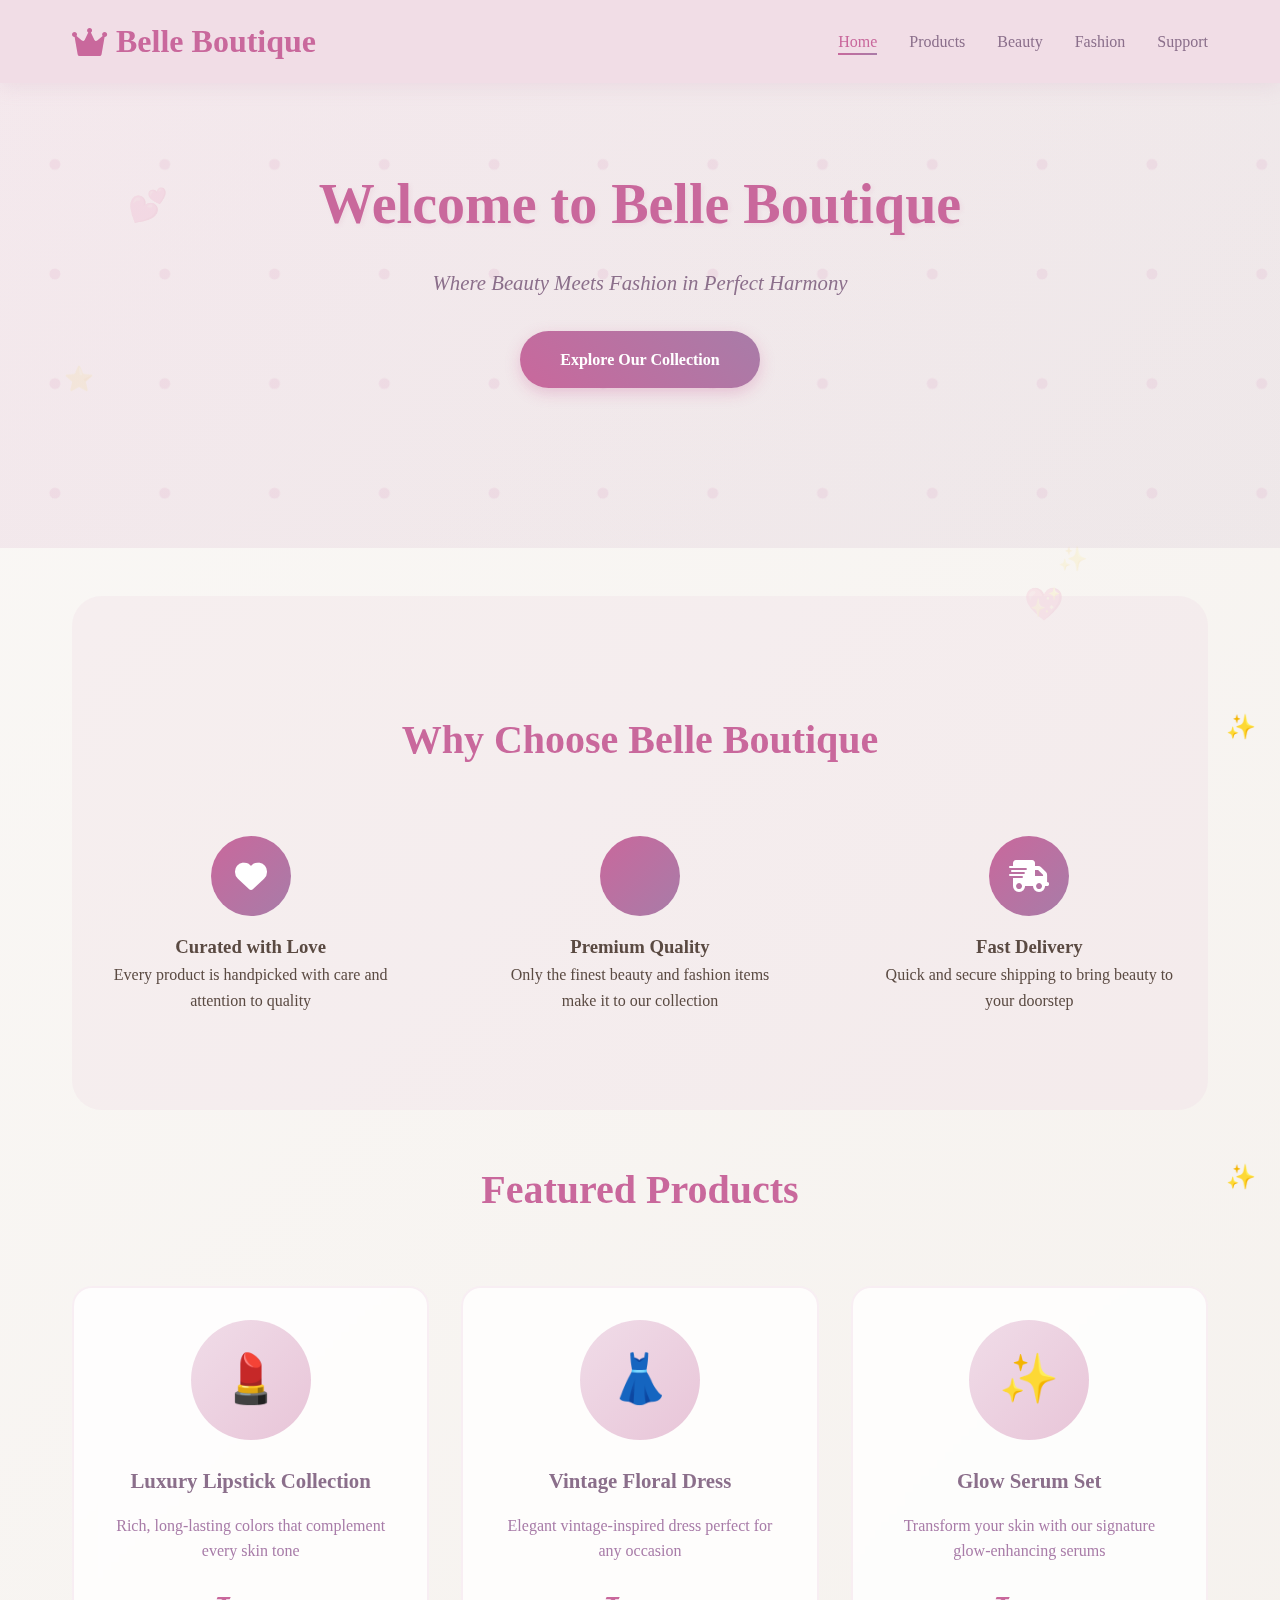
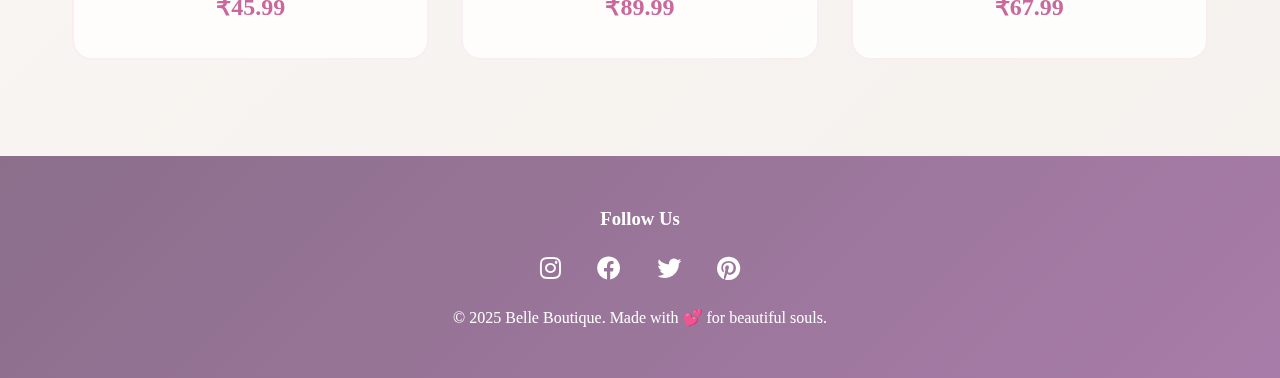
<file: index.html>
<!DOCTYPE html>
<html lang="en">
<head>
    <meta charset="UTF-8">
    <meta name="viewport" content="width=device-width, initial-scale=1.0">
    <title>Belle Boutique - Beauty & Fashion</title>
    <link href="https://cdnjs.cloudflare.com/ajax/libs/font-awesome/6.0.0/css/all.min.css" rel="stylesheet">
    <link rel="stylesheet" href="css/style.css">
</head>
<body>
    <!-- Floating Decorative Elements -->
    <div class="floating-element floating-heart" style="top: 20%; left: 10%;">💕</div>
    <div class="floating-element floating-star" style="top: 60%; right: 15%;">✨</div>
    <div class="floating-element floating-heart" style="bottom: 30%; left: 80%;">💖</div>
    <div class="floating-element floating-star" style="top: 40%; left: 5%;">⭐</div>

    <!-- Navigation -->
    <nav class="navbar">
        <div class="nav-container">
            <a href="index.html" class="logo">
                <i class="fas fa-crown"></i>
                Belle Boutique
            </a>
            <ul class="nav-links">
                <li><a href="index.html" class="nav-link active">Home</a></li>
                <li><a href="./products.html" class="nav-link">Products</a></li>
                <li><a href="beauty.html" class="nav-link">Beauty</a></li>
                <li><a href="fashion.html" class="nav-link">Fashion</a></li>
                <li><a href="support.html" class="nav-link">Support</a></li>
            </ul>
        </div>
    </nav>

    <!-- Hero Section -->
    <section class="hero">
        <div class="hero-content">
            <h1>Welcome to Belle Boutique</h1>
            <p>Where Beauty Meets Fashion in Perfect Harmony</p>
            <a href="products.html" class="cta-button">Explore Our Collection</a>
        </div>
    </section>

    <div class="container">
        <section class="features">
            <h2 class="section-title">Why Choose Belle Boutique</h2>
            <div class="features-grid">
                <div class="feature-item">
                    <div class="feature-icon">
                        <i class="fas fa-heart"></i>
                    </div>
                    <h3>Curated with Love</h3>
                    <p>Every product is handpicked with care and attention to quality</p>
                </div>
                <div class="feature-item">
                    <div class="feature-icon">
                        <i class="fas fa-sparkles"></i>
                    </div>
                    <h3>Premium Quality</h3>
                    <p>Only the finest beauty and fashion items make it to our collection</p>
                </div>
                <div class="feature-item">
                    <div class="feature-icon">
                        <i class="fas fa-shipping-fast"></i>
                    </div>
                    <h3>Fast Delivery</h3>
                    <p>Quick and secure shipping to bring beauty to your doorstep</p>
                </div>
            </div>
        </section>

        <h2 class="section-title">Featured Products</h2>
        <div class="product-grid">
            <div class="product-card">
                <div class="product-image">💄</div>
                <h3 class="product-title">Luxury Lipstick Collection</h3>
                <p class="product-description">Rich, long-lasting colors that complement every skin tone</p>
                <div class="product-price">₹45.99</div>
            </div>
            <div class="product-card">
                <div class="product-image">👗</div>
                <h3 class="product-title">Vintage Floral Dress</h3>
                <p class="product-description">Elegant vintage-inspired dress perfect for any occasion</p>
                <div class="product-price">₹89.99</div>
            </div>
            <div class="product-card">
                <div class="product-image">✨</div>
                <h3 class="product-title">Glow Serum Set</h3>
                <p class="product-description">Transform your skin with our signature glow-enhancing serums</p>
                <div class="product-price">₹67.99</div>
            </div>
        </div>
    </div>

    <!-- Footer -->
    <footer class="footer">
        <div class="container">
            <h3>Follow Us</h3>
            <div class="social-links">
                <a href="#"><i class="fab fa-instagram"></i></a>
                <a href="#"><i class="fab fa-facebook"></i></a>
                <a href="#"><i class="fab fa-twitter"></i></a>
                <a href="#"><i class="fab fa-pinterest"></i></a>
            </div>
            <p>&copy; 2025 Belle Boutique. Made with 💕 for beautiful souls.</p>
        </div>
    </footer>

    <script src="js/script.js"></script>
</body>
</html>
</file>
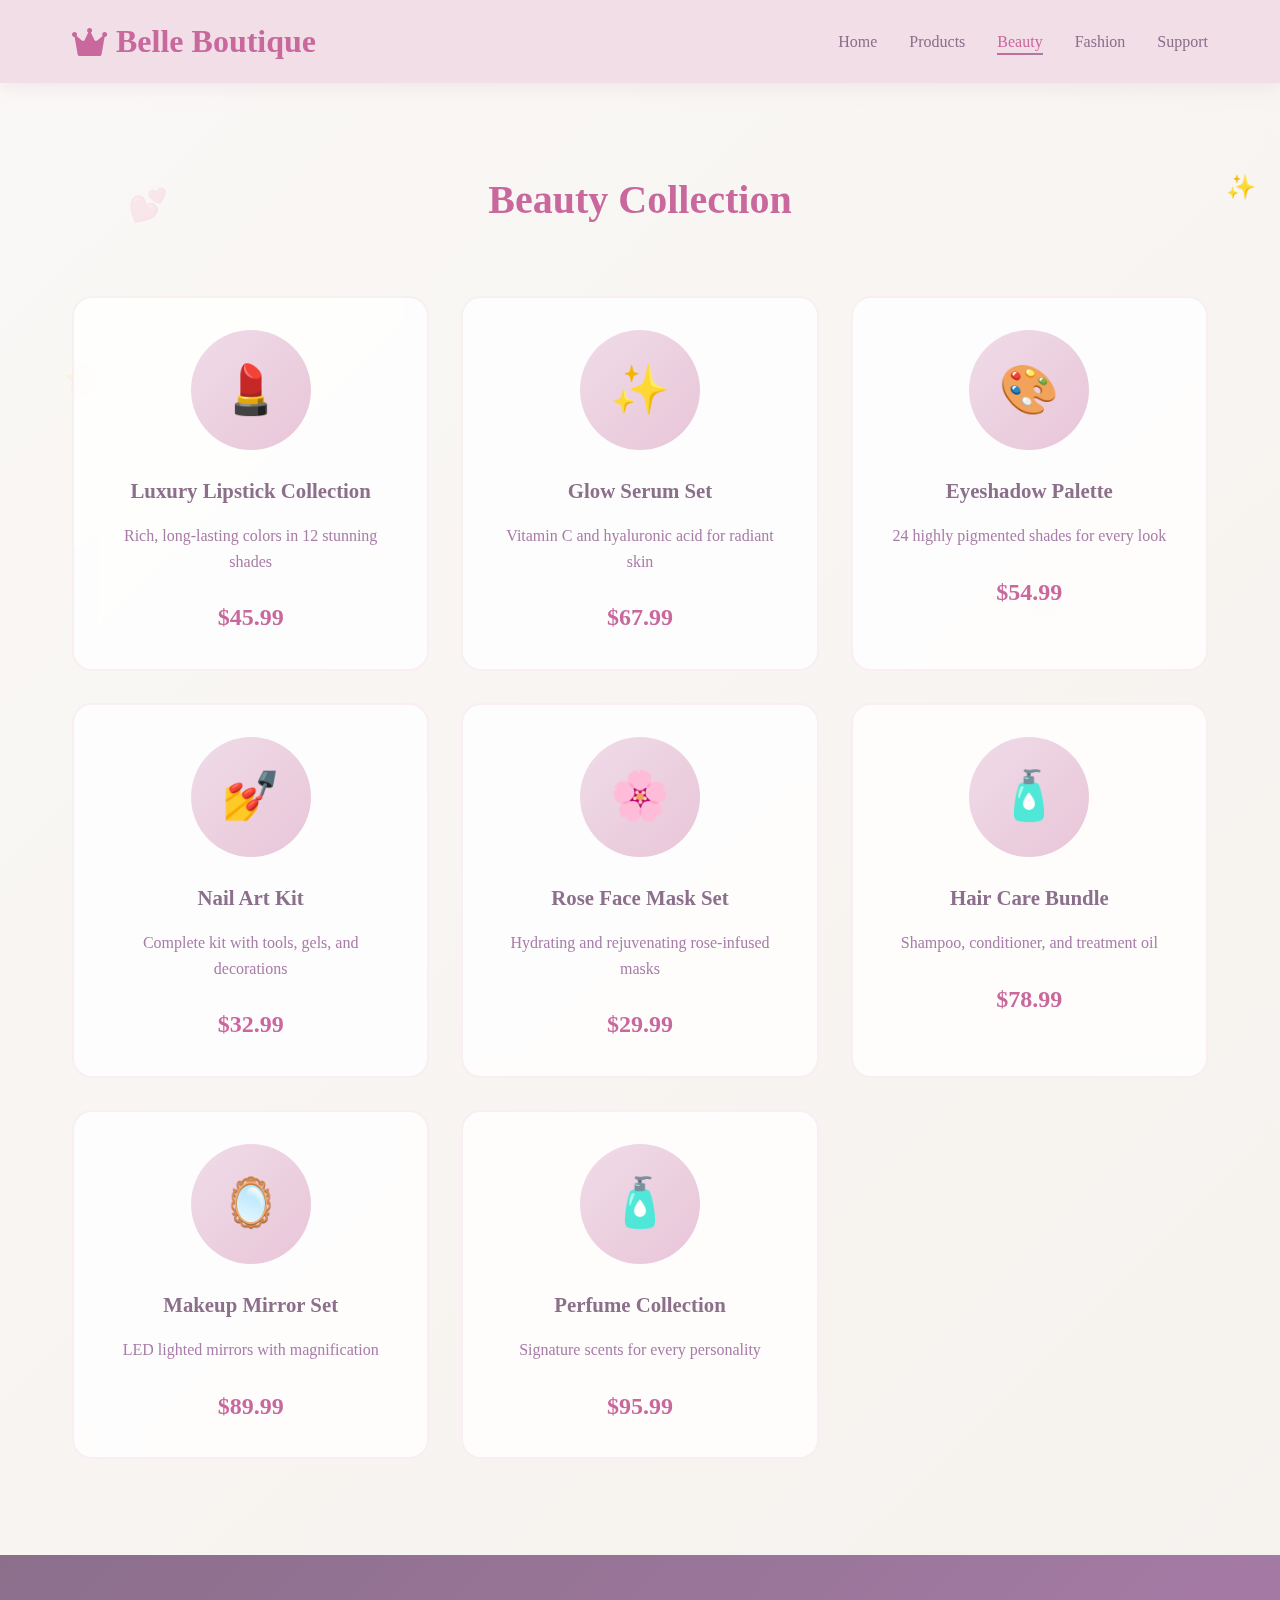
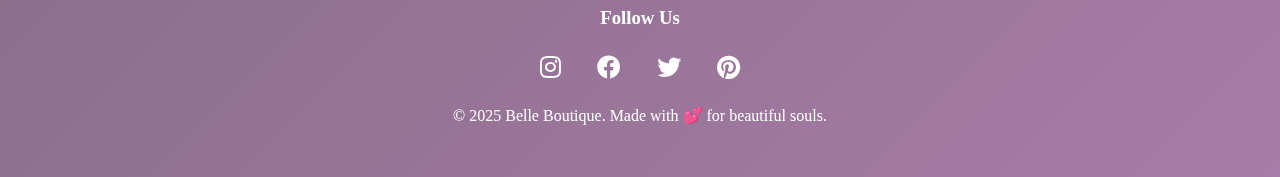
<file: beauty.html>
<!DOCTYPE html>
<html lang="en">
<head>
    <meta charset="UTF-8">
    <meta name="viewport" content="width=device-width, initial-scale=1.0">
    <title>Beauty Collection - Belle Boutique</title>
    <link href="https://cdnjs.cloudflare.com/ajax/libs/font-awesome/6.0.0/css/all.min.css" rel="stylesheet">
    <link rel="stylesheet" href="css/style.css">
</head>
<body>
    <!-- Floating Decorative Elements -->
    <div class="floating-element floating-heart" style="top: 20%; left: 10%;">💕</div>
    <div class="floating-element floating-star" style="top: 60%; right: 15%;">✨</div>
    <div class="floating-element floating-heart" style="bottom: 30%; left: 80%;">💖</div>
    <div class="floating-element floating-star" style="top: 40%; left: 5%;">⭐</div>

    <!-- Navigation -->
    <nav class="navbar">
        <div class="nav-container">
            <a href="index.html" class="logo">
                <i class="fas fa-crown"></i>
                Belle Boutique
            </a>
            <ul class="nav-links">
                <li><a href="index.html" class="nav-link">Home</a></li>
                <li><a href="products.html" class="nav-link">Products</a></li>
                <li><a href="beauty.html" class="nav-link active">Beauty</a></li>
                <li><a href="fashion.html" class="nav-link">Fashion</a></li>
                <li><a href="support.html" class="nav-link">Support</a></li>
            </ul>
        </div>
    </nav>

    <div class="container" style="padding-top: 120px;">
        <h1 class="section-title">Beauty Collection</h1>
        <div class="product-grid">
            <div class="product-card">
                <div class="product-image">💄</div>
                <h3 class="product-title">Luxury Lipstick Collection</h3>
                <p class="product-description">Rich, long-lasting colors in 12 stunning shades</p>
                <div class="product-price">$45.99</div>
            </div>
            <div class="product-card">
                <div class="product-image">✨</div>
                <h3 class="product-title">Glow Serum Set</h3>
                <p class="product-description">Vitamin C and hyaluronic acid for radiant skin</p>
                <div class="product-price">$67.99</div>
            </div>
            <div class="product-card">
                <div class="product-image">🎨</div>
                <h3 class="product-title">Eyeshadow Palette</h3>
                <p class="product-description">24 highly pigmented shades for every look</p>
                <div class="product-price">$54.99</div>
            </div>
            <div class="product-card">
                <div class="product-image">💅</div>
                <h3 class="product-title">Nail Art Kit</h3>
                <p class="product-description">Complete kit with tools, gels, and decorations</p>
                <div class="product-price">$32.99</div>
            </div>
            <div class="product-card">
                <div class="product-image">🌸</div>
                <h3 class="product-title">Rose Face Mask Set</h3>
                <p class="product-description">Hydrating and rejuvenating rose-infused masks</p>
                <div class="product-price">$29.99</div>
            </div>
            <div class="product-card">
                <div class="product-image">🧴</div>
                <h3 class="product-title">Hair Care Bundle</h3>
                <p class="product-description">Shampoo, conditioner, and treatment oil</p>
                <div class="product-price">$78.99</div>
            </div>
            <div class="product-card">
                <div class="product-image">🪞</div>
                <h3 class="product-title">Makeup Mirror Set</h3>
                <p class="product-description">LED lighted mirrors with magnification</p>
                <div class="product-price">$89.99</div>
            </div>
            <div class="product-card">
                <div class="product-image">🧴</div>
                <h3 class="product-title">Perfume Collection</h3>
                <p class="product-description">Signature scents for every personality</p>
                <div class="product-price">$95.99</div>
            </div>
        </div>
    </div>

    <!-- Footer -->
    <footer class="footer">
        <div class="container">
            <h3>Follow Us</h3>
            <div class="social-links">
                <a href="#"><i class="fab fa-instagram"></i></a>
                <a href="#"><i class="fab fa-facebook"></i></a>
                <a href="#"><i class="fab fa-twitter"></i></a>
                <a href="#"><i class="fab fa-pinterest"></i></a>
            </div>
            <p>&copy; 2025 Belle Boutique. Made with 💕 for beautiful souls.</p>
        </div>
    </footer>

    <script src="js/script.js"></script>
</body>
</html>
</file>
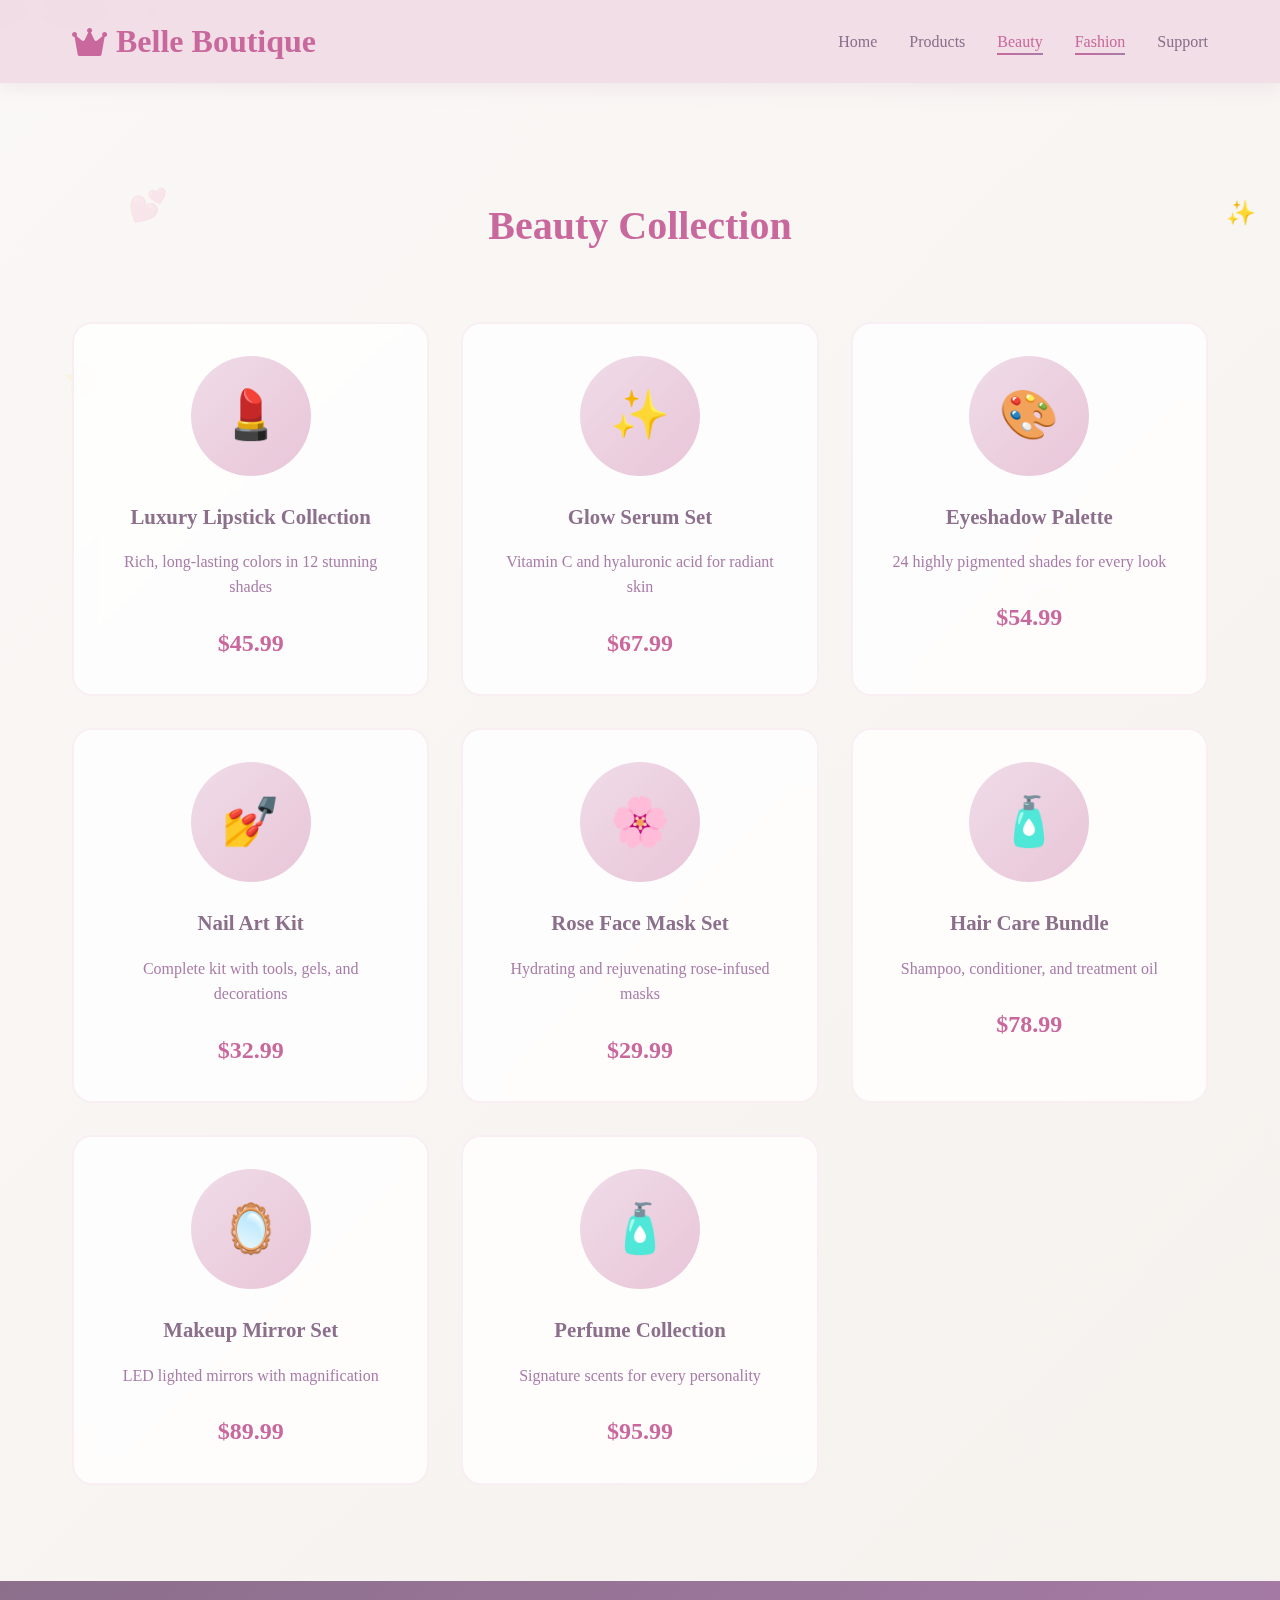
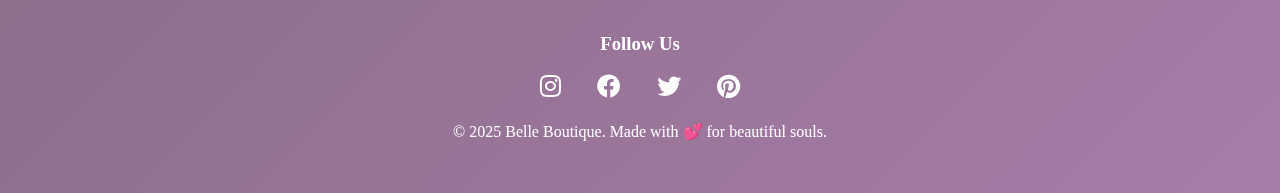
<file: fashion.html>
new .:. faq
belle .:. r .:. m
<!DOCTYPE html>
<html lang="en">
<head>
    <meta charset="UTF-8">
    <meta name="viewport" content="width=device-width, initial-scale=1.0">
    <title>Beauty Collection - Belle Boutique</title>
    <link href="https://cdnjs.cloudflare.com/ajax/libs/font-awesome/6.0.0/css/all.min.css" rel="stylesheet">
    <link rel="stylesheet" href="css/style.css">
</head>
<body>
    <!-- Floating Decorative Elements -->
    <div class="floating-element floating-heart" style="top: 20%; left: 10%;">💕</div>
    <div class="floating-element floating-star" style="top: 60%; right: 15%;">✨</div>
    <div class="floating-element floating-heart" style="bottom: 30%; left: 80%;">💖</div>
    <div class="floating-element floating-star" style="top: 40%; left: 5%;">⭐</div>

    <!-- Navigation -->
    <nav class="navbar">
        <div class="nav-container">
            <a href="index.html" class="logo">
                <i class="fas fa-crown"></i>
                Belle Boutique
            </a>
            <ul class="nav-links">
                <li><a href="index.html" class="nav-link">Home</a></li>
                <li><a href="products.html" class="nav-link">Products</a></li>
                <li><a href="beauty.html" class="nav-link active">Beauty</a></li>
                <li><a href="fashion.html" class="nav-link">Fashion</a></li>
                <li><a href="support.html" class="nav-link">Support</a></li>
            </ul>
        </div>
    </nav>

    <div class="container" style="padding-top: 120px;">
        <h1 class="section-title">Beauty Collection</h1>
        <div class="product-grid">
            <div class="product-card">
                <div class="product-image">💄</div>
                <h3 class="product-title">Luxury Lipstick Collection</h3>
                <p class="product-description">Rich, long-lasting colors in 12 stunning shades</p>
                <div class="product-price">$45.99</div>
            </div>
            <div class="product-card">
                <div class="product-image">✨</div>
                <h3 class="product-title">Glow Serum Set</h3>
                <p class="product-description">Vitamin C and hyaluronic acid for radiant skin</p>
                <div class="product-price">$67.99</div>
            </div>
            <div class="product-card">
                <div class="product-image">🎨</div>
                <h3 class="product-title">Eyeshadow Palette</h3>
                <p class="product-description">24 highly pigmented shades for every look</p>
                <div class="product-price">$54.99</div>
            </div>
            <div class="product-card">
                <div class="product-image">💅</div>
                <h3 class="product-title">Nail Art Kit</h3>
                <p class="product-description">Complete kit with tools, gels, and decorations</p>
                <div class="product-price">$32.99</div>
            </div>
            <div class="product-card">
                <div class="product-image">🌸</div>
                <h3 class="product-title">Rose Face Mask Set</h3>
                <p class="product-description">Hydrating and rejuvenating rose-infused masks</p>
                <div class="product-price">$29.99</div>
            </div>
            <div class="product-card">
                <div class="product-image">🧴</div>
                <h3 class="product-title">Hair Care Bundle</h3>
                <p class="product-description">Shampoo, conditioner, and treatment oil</p>
                <div class="product-price">$78.99</div>
            </div>
            <div class="product-card">
                <div class="product-image">🪞</div>
                <h3 class="product-title">Makeup Mirror Set</h3>
                <p class="product-description">LED lighted mirrors with magnification</p>
                <div class="product-price">$89.99</div>
            </div>
            <div class="product-card">
                <div class="product-image">🧴</div>
                <h3 class="product-title">Perfume Collection</h3>
                <p class="product-description">Signature scents for every personality</p>
                <div class="product-price">$95.99</div>
            </div>
        </div>
    </div>

    <!-- Footer -->
    <footer class="footer">
        <div class="container">
            <h3>Follow Us</h3>
            <div class="social-links">
                <a href="#"><i class="fab fa-instagram"></i></a>
                <a href="#"><i class="fab fa-facebook"></i></a>
                <a href="#"><i class="fab fa-twitter"></i></a>
                <a href="#"><i class="fab fa-pinterest"></i></a>
            </div>
            <p>&copy; 2025 Belle Boutique. Made with 💕 for beautiful souls.</p>
        </div>
    </footer>

    <script src="js/script.js"></script>
</body>
</html>
</file>
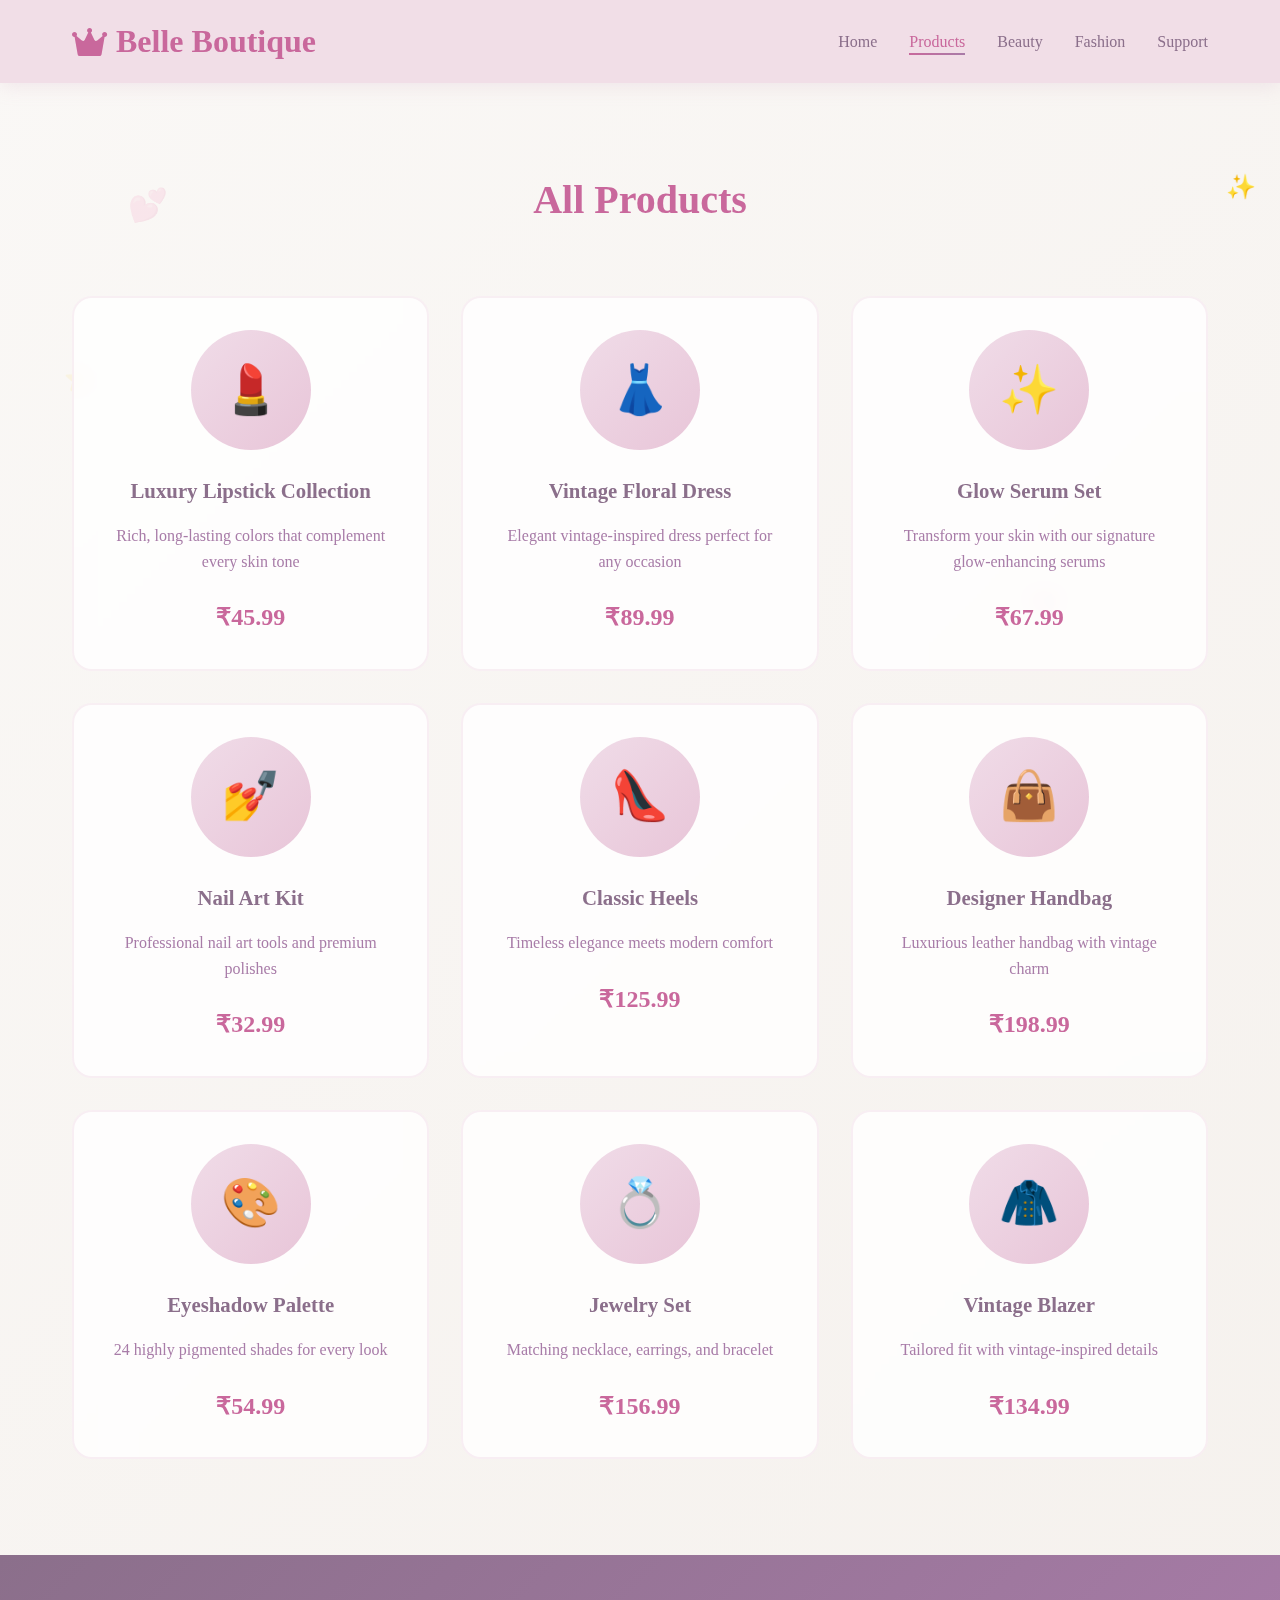
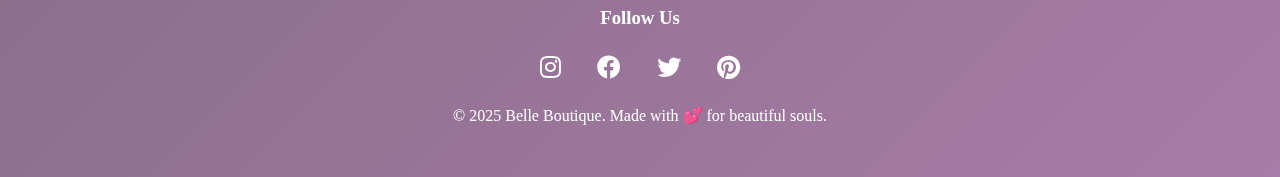
<file: products.html>
<!DOCTYPE html>
<html lang="en">
<head>
    <meta charset="UTF-8">
    <meta name="viewport" content="width=device-width, initial-scale=1.0">
    <title>All Products - Belle Boutique</title>
    <link href="https://cdnjs.cloudflare.com/ajax/libs/font-awesome/6.0.0/css/all.min.css" rel="stylesheet">
    <link rel="stylesheet" href="./css/style.css">
</head>
<body>
    <!-- Floating Decorative Elements -->
    <div class="floating-element floating-heart" style="top: 20%; left: 10%;">💕</div>
    <div class="floating-element floating-star" style="top: 60%; right: 15%;">✨</div>
    <div class="floating-element floating-heart" style="bottom: 30%; left: 80%;">💖</div>
    <div class="floating-element floating-star" style="top: 40%; left: 5%;">⭐</div>

    <!-- Navigation -->
    <nav class="navbar">
        <div class="nav-container">
            <a href="index.html" class="logo">
                <i class="fas fa-crown"></i>
                Belle Boutique
            </a>
            <ul class="nav-links">
                <li><a href="index.html" class="nav-link">Home</a></li>
                <li><a href="products.html" class="nav-link active">Products</a></li>
                <li><a href="beauty.html" class="nav-link">Beauty</a></li>
                <li><a href="fashion.html" class="nav-link">Fashion</a></li>
                <li><a href="support.html" class="nav-link">Support</a></li>
            </ul>
        </div>
    </nav>

    <div class="container" style="padding-top: 120px;">
        <h1 class="section-title">All Products</h1>
        <div class="product-grid">
            <div class="product-card">
                <div class="product-image">💄</div>
                <h3 class="product-title">Luxury Lipstick Collection</h3>
                <p class="product-description">Rich, long-lasting colors that complement every skin tone</p>
                <div class="product-price">₹45.99</div>
            </div>
            <div class="product-card">
                <div class="product-image">👗</div>
                <h3 class="product-title">Vintage Floral Dress</h3>
                <p class="product-description">Elegant vintage-inspired dress perfect for any occasion</p>
                <div class="product-price">₹89.99</div>
            </div>
            <div class="product-card">
                <div class="product-image">✨</div>
                <h3 class="product-title">Glow Serum Set</h3>
                <p class="product-description">Transform your skin with our signature glow-enhancing serums</p>
                <div class="product-price">₹67.99</div>
            </div>
            <div class="product-card">
                <div class="product-image">💅</div>
                <h3 class="product-title">Nail Art Kit</h3>
                <p class="product-description">Professional nail art tools and premium polishes</p>
                <div class="product-price">₹32.99</div>
            </div>
            <div class="product-card">
                <div class="product-image">👠</div>
                <h3 class="product-title">Classic Heels</h3>
                <p class="product-description">Timeless elegance meets modern comfort</p>
                <div class="product-price">₹125.99</div>
            </div>
            <div class="product-card">
                <div class="product-image">👜</div>
                <h3 class="product-title">Designer Handbag</h3>
                <p class="product-description">Luxurious leather handbag with vintage charm</p>
                <div class="product-price">₹198.99</div>
            </div>
            <div class="product-card">
                <div class="product-image">🎨</div>
                <h3 class="product-title">Eyeshadow Palette</h3>
                <p class="product-description">24 highly pigmented shades for every look</p>
                <div class="product-price">₹54.99</div>
            </div>
            <div class="product-card">
                <div class="product-image">💍</div>
                <h3 class="product-title">Jewelry Set</h3>
                <p class="product-description">Matching necklace, earrings, and bracelet</p>
                <div class="product-price">₹156.99</div>
            </div>
            <div class="product-card">
                <div class="product-image">🧥</div>
                <h3 class="product-title">Vintage Blazer</h3>
                <p class="product-description">Tailored fit with vintage-inspired details</p>
                <div class="product-price">₹134.99</div>
            </div>
        </div>
    </div>

    <!-- Footer -->
    <footer class="footer">
        <div class="container">
            <h3>Follow Us</h3>
            <div class="social-links">
                <a href="#"><i class="fab fa-instagram"></i></a>
                <a href="#"><i class="fab fa-facebook"></i></a>
                <a href="#"><i class="fab fa-twitter"></i></a>
                <a href="#"><i class="fab fa-pinterest"></i></a>
            </div>
            <p>&copy; 2025 Belle Boutique. Made with 💕 for beautiful souls.</p>
        </div>
    </footer>

    <script src="js/script.js"></script>
</body>
</html>
</file>
<file: css/style.css>
* {
            margin: 0;
            padding: 0;
            box-sizing: border-box;
        }

        body {
            font-family: 'Georgia', 'Times New Roman', serif;
            background: linear-gradient(135deg, #faf8f6 0%, #f5f1ed 100%);
            color: #5a4a42;
            line-height: 1.6;
        }

        /* Navigation */
        .navbar {
            background: rgba(240, 220, 230, 0.95);
            backdrop-filter: blur(10px);
            padding: 1rem 0;
            position: fixed;
            width: 100%;
            top: 0;
            z-index: 1000;
            box-shadow: 0 2px 20px rgba(200, 150, 180, 0.2);
        }

        .nav-container {
            max-width: 1200px;
            margin: 0 auto;
            display: flex;
            justify-content: space-between;
            align-items: center;
            padding: 0 2rem;
        }

        .logo {
            font-size: 2rem;
            font-weight: bold;
            color: #c9689c;
            text-decoration: none;
            display: flex;
            align-items: center;
            gap: 0.5rem;
        }

        .nav-links {
            display: flex;
            list-style: none;
            gap: 2rem;
        }

        .nav-links a {
            text-decoration: none;
            color: #8b6f8b;
            font-weight: 500;
            transition: all 0.3s ease;
            position: relative;
        }

        .nav-links a:hover, .nav-links a.active {
            color: #c9689c;
            transform: translateY(-2px);
        }

        .nav-links a::after {
            content: '';
            position: absolute;
            bottom: -5px;
            left: 0;
            width: 0;
            height: 2px;
            background: linear-gradient(45deg, #c9689c, #a87ca8);
            transition: width 0.3s ease;
        }

        .nav-links a:hover::after, .nav-links a.active::after {
            width: 100%;
        }

        /* Page Content */
        .page {
            display: none;
            min-height: 100vh;
            padding-top: 100px;
        }

        .page.active {
            display: block;
        }

        /* Hero Section */
        .hero {
            background: linear-gradient(135deg, rgba(201, 104, 156, 0.1), rgba(168, 124, 168, 0.1)),
                        url('data:image/svg+xml,<svg xmlns="http://www.w3.org/2000/svg" viewBox="0 0 100 100"><defs><pattern id="floral" patternUnits="userSpaceOnUse" width="20" height="20"><circle cx="10" cy="10" r="1" fill="%23e8c5d8" opacity="0.3"/></pattern></defs><rect width="100" height="100" fill="url(%23floral)"/></svg>');
            padding: 4rem 0;
            text-align: center;
        }

        .hero-content {
            max-width: 800px;
            margin: 0 auto;
            padding: 6rem 2rem;
        }

        .hero h1 {
            font-size: 3.5rem;
            color: #c9689c;
            margin-bottom: 1rem;
            text-shadow: 2px 2px 4px rgba(201, 104, 156, 0.1);
        }

        .hero p {
            font-size: 1.3rem;
            color: #8b6f8b;
            margin-bottom: 2rem;
            font-style: italic;
        }

        .cta-button {
            display: inline-block;
            background: linear-gradient(45deg, #c9689c, #a87ca8);
            color: white;
            padding: 1rem 2.5rem;
            text-decoration: none;
            border-radius: 50px;
            font-weight: bold;
            transition: all 0.3s ease;
            box-shadow: 0 5px 15px rgba(201, 104, 156, 0.3);
        }

        .cta-button:hover {
            transform: translateY(-3px);
            box-shadow: 0 8px 25px rgba(201, 104, 156, 0.4);
        }

        /* Container */
        .container {
            max-width: 1200px;
            margin: 0 auto;
            padding: 0 2rem;
        }

        /* Section Titles */
        .section-title {
            text-align: center;
            font-size: 2.5rem;
            color: #c9689c;
            margin: 3rem 0 2rem;
            position: relative;
        }

        .section-title::after {
            content: '✨';
            position: absolute;
            right: -3rem;
            top: 0;
            font-size: 1.5rem;
        }

        /* Product Grid */
        .product-grid {
            display: grid;
            grid-template-columns: repeat(auto-fit, minmax(300px, 1fr));
            gap: 2rem;
            padding: 2rem 0;
        }

        .product-card {
            background: rgba(255, 255, 255, 0.8);
            backdrop-filter: blur(10px);
            border-radius: 20px;
            padding: 2rem;
            text-align: center;
            transition: all 0.3s ease;
            border: 2px solid rgba(201, 104, 156, 0.1);
            position: relative;
            overflow: hidden;
        }

        .product-card::before {
            content: '';
            position: absolute;
            top: -50%;
            left: -50%;
            width: 200%;
            height: 200%;
            background: linear-gradient(45deg, transparent, rgba(201, 104, 156, 0.1), transparent);
            transition: all 0.5s ease;
            transform: rotate(45deg);
            opacity: 0;
        }

        .product-card:hover::before {
            opacity: 1;
            transform: rotate(45deg) translate(50%, 50%);
        }

        .product-card:hover {
            transform: translateY(-10px);
            box-shadow: 0 15px 35px rgba(201, 104, 156, 0.2);
            border-color: rgba(201, 104, 156, 0.3);
        }

        .product-image {
            width: 120px;
            height: 120px;
            border-radius: 50%;
            background: linear-gradient(135deg, #f0dce8, #e8c5d8);
            margin: 0 auto 1.5rem;
            display: flex;
            align-items: center;
            justify-content: center;
            font-size: 3rem;
            color: #c9689c;
            position: relative;
            z-index: 1;
        }

        .product-title {
            font-size: 1.3rem;
            color: #8b6f8b;
            margin-bottom: 1rem;
            position: relative;
            z-index: 1;
        }

        .product-description {
            color: #a87ca8;
            margin-bottom: 1.5rem;
            position: relative;
            z-index: 1;
        }

        .product-price {
            font-size: 1.5rem;
            font-weight: bold;
            color: #c9689c;
            position: relative;
            z-index: 1;
        }

        /* Features Section */
        .features {
            background: rgba(240, 220, 230, 0.3);
            padding: 4rem 0;
            margin: 3rem 0;
            border-radius: 30px;
        }

        .features-grid {
            display: grid;
            grid-template-columns: repeat(auto-fit, minmax(250px, 1fr));
            gap: 2rem;
        }

        .feature-item {
            text-align: center;
            padding: 2rem;
        }

        .feature-icon {
            width: 80px;
            height: 80px;
            border-radius: 50%;
            background: linear-gradient(135deg, #c9689c, #a87ca8);
            margin: 0 auto 1rem;
            display: flex;
            align-items: center;
            justify-content: center;
            font-size: 2rem;
            color: white;
        }

        /* Support Form */
        .support-form {
            background: rgba(255, 255, 255, 0.9);
            padding: 3rem;
            border-radius: 20px;
            max-width: 600px;
            margin: 2rem auto;
            box-shadow: 0 10px 30px rgba(201, 104, 156, 0.1);
        }

        .form-group {
            margin-bottom: 1.5rem;
        }

        .form-group label {
            display: block;
            margin-bottom: 0.5rem;
            color: #8b6f8b;
            font-weight: bold;
        }

        .form-group input,
        .form-group textarea,
        .form-group select {
            width: 100%;
            padding: 1rem;
            border: 2px solid rgba(201, 104, 156, 0.2);
            border-radius: 10px;
            font-family: inherit;
            transition: all 0.3s ease;
        }

        .form-group input:focus,
        .form-group textarea:focus,
        .form-group select:focus {
            outline: none;
            border-color: #c9689c;
            box-shadow: 0 0 10px rgba(201, 104, 156, 0.2);
        }

        .submit-btn {
            background: linear-gradient(45deg, #c9689c, #a87ca8);
            color: white;
            padding: 1rem 2rem;
            border: none;
            border-radius: 50px;
            font-weight: bold;
            cursor: pointer;
            transition: all 0.3s ease;
            width: 100%;
        }

        .submit-btn:hover {
            transform: translateY(-2px);
            box-shadow: 0 5px 15px rgba(201, 104, 156, 0.3);
        }

        /* Footer */
        .footer {
            background: linear-gradient(135deg, #8b6f8b, #a87ca8);
            color: white;
            text-align: center;
            padding: 3rem 0;
            margin-top: 4rem;
        }

        .social-links {
            margin: 1rem 0;
        }

        .social-links a {
            color: white;
            font-size: 1.5rem;
            margin: 0 1rem;
            transition: all 0.3s ease;
        }

        .social-links a:hover {
            transform: translateY(-3px);
            color: #f0dce8;
        }

        /* Mobile Responsive */
        @media (max-width: 768px) {
            .nav-links {
                flex-direction: column;
                gap: 1rem;
            }

            .hero h1 {
                font-size: 2.5rem;
            }

            .product-grid {
                grid-template-columns: 1fr;
            }

            .section-title::after {
                display: none;
            }
        }

        /* Decorative Elements */
        .floating-element {
            position: fixed;
            pointer-events: none;
            z-index: -1;
            opacity: 0.1;
        }

        .floating-heart {
            color: #c9689c;
            font-size: 2rem;
            animation: float 6s ease-in-out infinite;
        }

        .floating-star {
            color: #a87ca8;
            font-size: 1.5rem;
            animation: float 8s ease-in-out infinite reverse;
        }

        @keyframes float {
            0%, 100% { transform: translateY(0px) rotate(0deg); }
            50% { transform: translateY(-20px) rotate(180deg); }
        }
</file>
